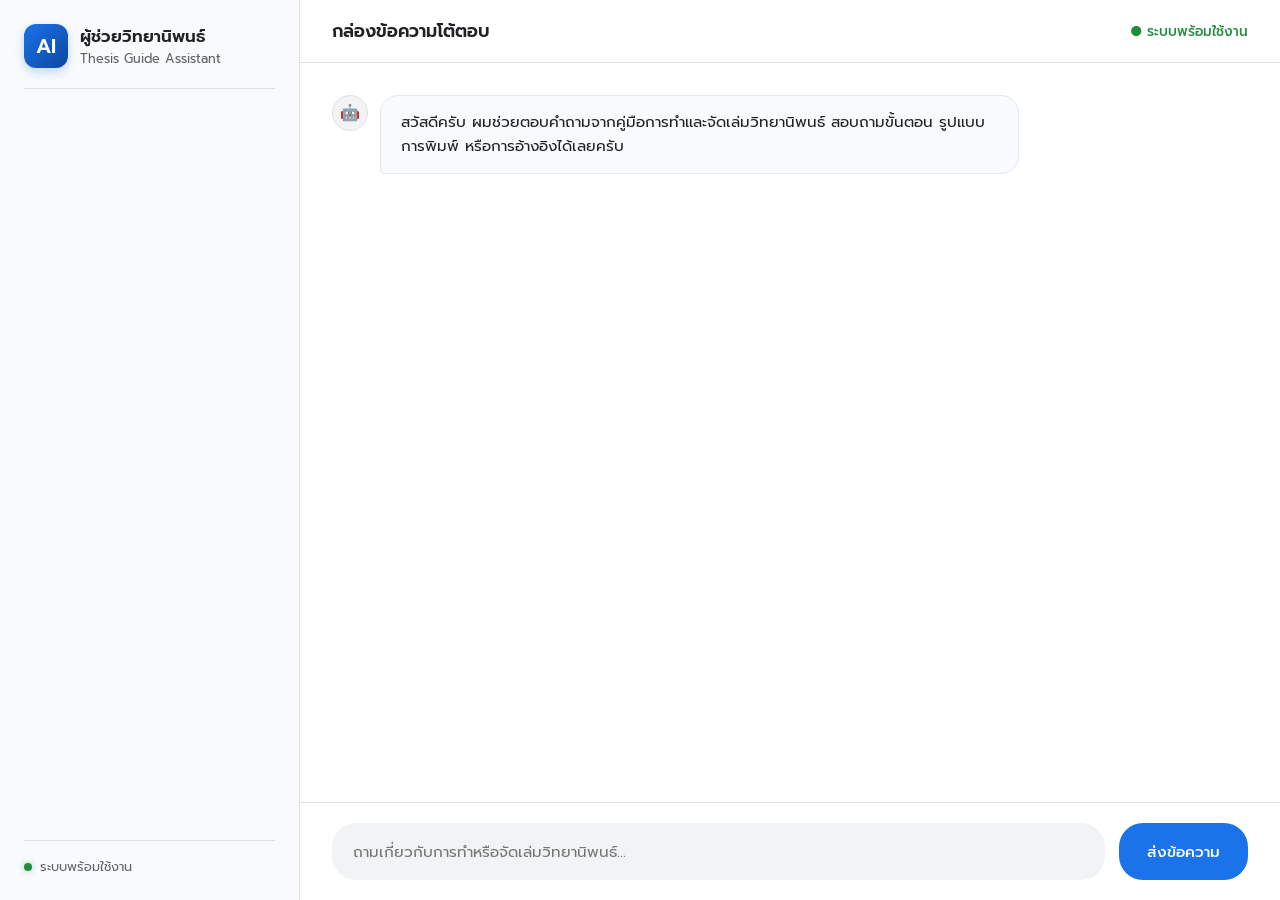
<file: index.html>
<!DOCTYPE html>
<html lang="th">
<head>
  <meta charset="UTF-8">
  <meta name="viewport" content="width=device-width, initial-scale=1.0">
  <title>ผู้ช่วยจัดทำวิทยานิพนธ์</title>
  <!-- Google Fonts: Prompt & Inter -->
  <link rel="preconnect" href="https://fonts.googleapis.com">
  <link rel="preconnect" href="https://fonts.gstatic.com" crossorigin>
  <link href="https://fonts.googleapis.com/css2?family=Inter:wght@400;500;600&family=Prompt:wght@300;400;500;600&display=swap" rel="stylesheet">
  
  <link rel="stylesheet" href="style.css">
</head>
<body>

  <div class="app-layout">
    
    <!-- Sidebar ฝั่งซ้าย: ข้อมูลระบบ -->
    <aside class="sidebar">
      <div>
        <div class="brand-section">
          <div class="brand-icon">AI</div>
          <div class="brand-info">
            <h2>ผู้ช่วยวิทยานิพนธ์</h2>
            <p>Thesis Guide Assistant</p>
          </div>
        </div>
      </div>

      <div class="system-status">
        <span class="status-dot"></span> ระบบพร้อมใช้งาน
      </div>
    </aside>

    <!-- ฝั่งขวา: ห้องแชทขนาดเต็มหน้าจอ -->
    <main class="chat-section">
      <div class="chat-header">
        <div class="chat-header-title">กล่องข้อความโต้ตอบ</div>
        <div style="font-size: 0.85rem; color: var(--success); font-weight: 500;">● ระบบพร้อมใช้งาน</div>
      </div>

      <div class="chat-body" id="chatContainer">
        <div class="msg-wrap bot">
          <div class="msg-avatar">🤖</div>
          <div class="msg-bubble">สวัสดีครับ ผมช่วยตอบคำถามจากคู่มือการทำและจัดเล่มวิทยานิพนธ์ สอบถามขั้นตอน รูปแบบการพิมพ์ หรือการอ้างอิงได้เลยครับ</div>
        </div>
      </div>

      <div class="chat-input-area">
        <div class="input-box">
          <input type="text" id="userInput" placeholder="ถามเกี่ยวกับการทำหรือจัดเล่มวิทยานิพนธ์..." onkeydown="if(event.key==='Enter') sendMessage()">
        </div>
        <button class="send-btn" onclick="sendMessage()">ส่งข้อความ</button>
      </div>
    </main>

  </div>

  <script>
    const chatContainer = document.getElementById('chatContainer');
    const userInput = document.getElementById('userInput');

    // ตัวแปรเก็บประวัติการสนทนาสำหรับคุยต่อเนื่อง
    const conversationHistory = [];

    async function sendMessage() {
      const text = userInput.value.trim();
      if (!text) return;

      // 1. แสดงข้อความฝั่งผู้ใช้บนหน้าจอ
      chatContainer.innerHTML += `
        <div class="msg-wrap user">
          <div class="msg-avatar">👤</div>
          <div class="msg-bubble">${escapeHtml(text)}</div>
        </div>
      `;
      userInput.value = '';
      chatContainer.scrollTop = chatContainer.scrollHeight;

      // 2. แสดงสถานะกำลังคิด (Typing animation)
      const tempId = 'temp-' + Date.now();
      chatContainer.innerHTML += `
        <div class="msg-wrap bot" id="${tempId}">
          <div class="msg-avatar">🤖</div>
          <div class="msg-bubble typing-dots">
            <span></span><span></span><span></span>
          </div>
        </div>
      `;
      chatContainer.scrollTop = chatContainer.scrollHeight;

      try {
        // 3. ส่งคำถามล่าสุด พร้อมประวัติ 6 ข้อความล่าสุดไปยัง Backend
        const response = await fetch('http://localhost:10000/chat', {
          method: 'POST',
          headers: { 'Content-Type': 'application/json' },
          body: JSON.stringify({ 
            message: text,
            history: conversationHistory.slice(-6)
          })
        });

        const data = await response.json();
        const botElement = document.getElementById(tempId);
        if (botElement) {
          const bubble = botElement.querySelector('.msg-bubble');
          bubble.innerText = data.reply;
          bubble.classList.remove('typing-dots');
        }

        // 4. บันทึกบทสนทนาเข้าประวัติ เพื่อใช้เป็นบริบทในรอบถัดไป
        conversationHistory.push({ role: "user", text: text });
        conversationHistory.push({ role: "model", text: data.reply });

      } catch (error) {
        const botElement = document.getElementById(tempId);
        if (botElement) {
          const bubble = botElement.querySelector('.msg-bubble');
          bubble.innerText = "ขออภัยครับ ไม่สามารถเชื่อมต่อกับระบบ Backend ได้ กรุณาตรวจสอบว่าเปิดเซิร์ฟเวอร์ไว้หรือไม่";
          bubble.classList.remove('typing-dots');
        }
      }
      chatContainer.scrollTop = chatContainer.scrollHeight;
    }

    function escapeHtml(string) {
      return String(string).replace(/[&<>"']/g, function (s) {
        return {
          '&': '&amp;',
          '<': '&lt;',
          '>': '&gt;',
          '"': '&quot;',
          "'": '&#39;'
        }[s];
      });
    }
  </script>
</body>
</html>
</file>
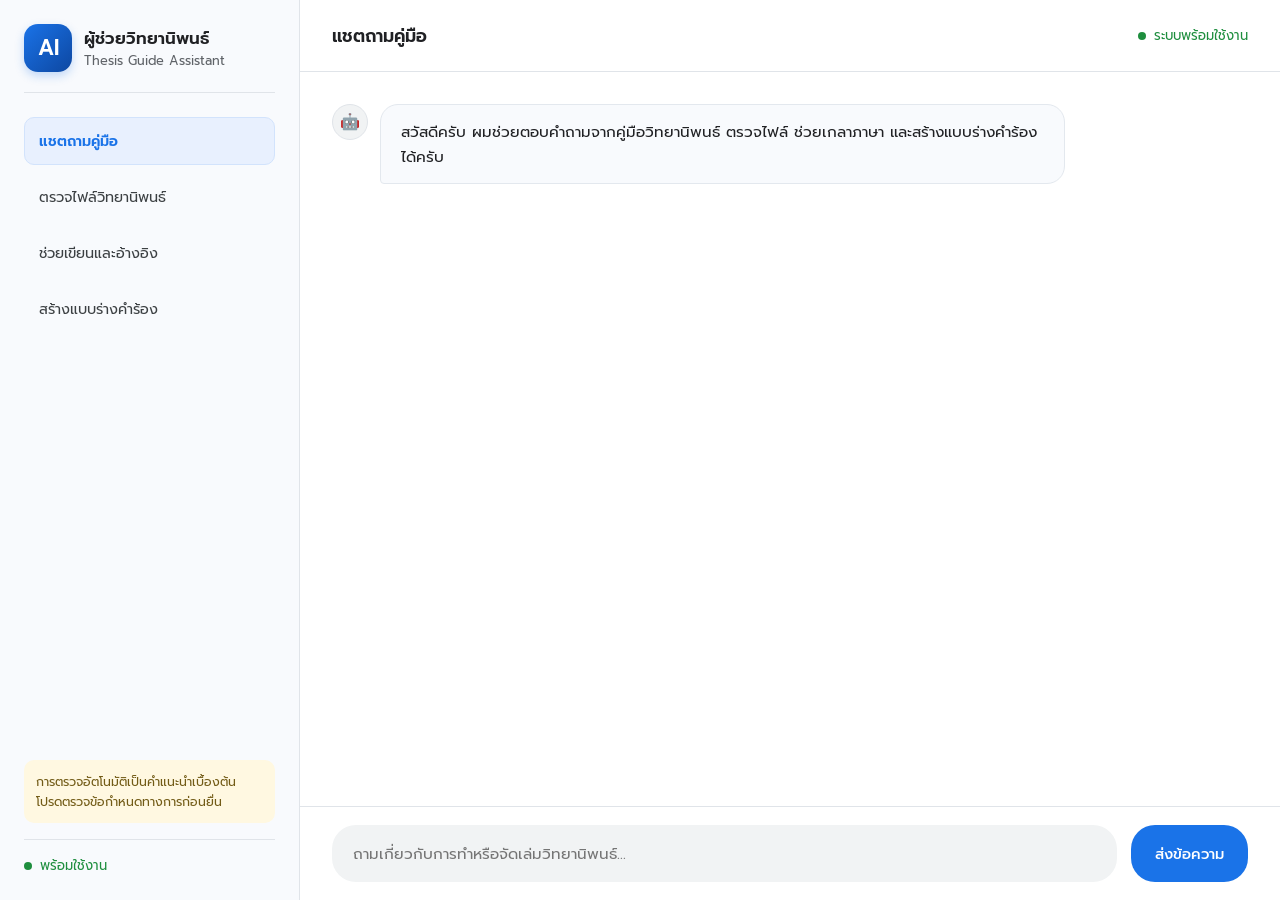
<file: public/index.html>
<!DOCTYPE html>
<html lang="th">
<head>
  <meta charset="UTF-8">
  <meta name="viewport" content="width=device-width, initial-scale=1.0">
  <title>ผู้ช่วยจัดทำวิทยานิพนธ์</title>
  <link rel="preconnect" href="https://fonts.googleapis.com">
  <link rel="preconnect" href="https://fonts.gstatic.com" crossorigin>
  <link href="https://fonts.googleapis.com/css2?family=Inter:wght@400;500;600&family=Prompt:wght@300;400;500;600&display=swap" rel="stylesheet">
  <script src="https://accounts.google.com/gsi/client" async defer></script>
  <link rel="stylesheet" href="style.css">
</head>
<body>
  <div class="app-layout">
    <aside class="sidebar">
      <div class="brand-section">
        <div class="brand-icon">AI</div>
        <div class="brand-info"><h2>ผู้ช่วยวิทยานิพนธ์</h2><p>Thesis Guide Assistant</p></div>
      </div>
      <nav class="tool-nav" aria-label="เครื่องมือ">
        <button class="nav-btn active" data-view="chatView">แชตถามคู่มือ</button>
        <button class="nav-btn" data-view="reviewView">ตรวจไฟล์วิทยานิพนธ์</button>
        <button class="nav-btn" data-view="writingView">ช่วยเขียนและอ้างอิง</button>
        <button class="nav-btn" data-view="formView">สร้างแบบร่างคำร้อง</button>
      </nav>
      <div class="sidebar-note">การตรวจอัตโนมัติเป็นคำแนะนำเบื้องต้น โปรดตรวจข้อกำหนดทางการก่อนยื่น</div>
      <div class="system-status"><span class="status-dot"></span> พร้อมใช้งาน</div>
    </aside>

    <main class="workspace">
      <header class="workspace-header">
        <div class="chat-header-title" id="viewTitle">แชตถามคู่มือ</div>
        <div class="service-status"><span class="status-dot"></span> ระบบพร้อมใช้งาน</div>
      </header>

      <section class="tool-view" id="chatView">
        <div class="chat-body" id="chatContainer">
          <div class="msg-wrap bot"><div class="msg-avatar">🤖</div><div class="msg-bubble">สวัสดีครับ ผมช่วยตอบคำถามจากคู่มือวิทยานิพนธ์ ตรวจไฟล์ ช่วยเกลาภาษา และสร้างแบบร่างคำร้องได้ครับ</div></div>
        </div>
        <div class="chat-input-area">
          <div class="input-box"><input type="text" id="userInput" placeholder="ถามเกี่ยวกับการทำหรือจัดเล่มวิทยานิพนธ์..." autocomplete="off"></div>
          <button class="primary-btn" id="sendChat">ส่งข้อความ</button>
        </div>
      </section>

      <section class="tool-view scroll-view" id="reviewView" hidden>
        <div class="panel-card">
          <h1>ตรวจรูปแบบและโครงสร้าง</h1>
          <p class="help-text">อัปโหลดไฟล์ Word (.docx) หรือ PDF ขนาดไม่เกิน 4.4 MB ระบบจะตรวจระยะขอบ A4 แบบอักษร เลขหน้า หน้าใบรับรอง โครงสร้าง 5 บท และความสอดคล้องของรายการอ้างอิงเบื้องต้น</p>
          <form id="reviewForm" class="stack-form">
            <label class="field-label">ไฟล์วิทยานิพนธ์<input id="documentFile" type="file" accept=".docx,.pdf" required></label>
            <label class="field-label">รูปแบบอ้างอิงที่ต้องการตรวจ
              <select id="citationStyle"><option value="auto">ตรวจจับอัตโนมัติ</option><option value="apa7">APA 7th</option><option value="ieee">IEEE</option></select>
            </label>
            <p class="privacy-note">ไฟล์จะถูกประมวลผลในคำขอนี้ ไม่บันทึกเป็นไฟล์ถาวร ข้อความที่สกัดจะส่งให้ Typhoon เพื่อทำ AI review</p>
            <button class="primary-btn" type="submit">ตรวจเอกสาร</button>
          </form>
          <div id="reviewResult" class="result-box" aria-live="polite" hidden></div>
          <div class="google-connect-card">
            <h2>ตรวจเอกสารจาก Google Docs</h2>
            <p class="help-text">เชื่อมบัญชี Google แล้ววางลิงก์เอกสารที่คุณมีสิทธิ์เข้าถึง ระบบจะนำเนื้อหามาตรวจโครงสร้างและรูปแบบเบื้องต้น</p>
            <div class="google-actions"><button class="secondary-btn" type="button" id="googleConnect">เชื่อมต่อ Google</button><span id="googleStatus" aria-live="polite">ยังไม่ได้เชื่อมต่อ</span></div>
            <label class="field-label">ลิงก์ Google Docs<input id="googleDocUrl" type="url" placeholder="https://docs.google.com/document/d/.../edit"></label>
            <button class="primary-btn" type="button" id="googleImport">นำเข้าและตรวจเอกสาร</button>
          </div>
        </div>
      </section>

      <section class="tool-view scroll-view" id="writingView" hidden>
        <div class="panel-card">
          <h1>ผู้ช่วยงานเขียนเชิงวิชาการ</h1>
          <label class="field-label">เลือกเครื่องมือ
            <select id="writingMode"><option value="paraphrase">เกลาภาษาไทย/อังกฤษ</option><option value="alignment">ตรวจความสอดคล้องงานวิจัย</option><option value="citation">จัดรูปแบบและตรวจรายการอ้างอิง</option></select>
          </label>
          <form id="writingForm" class="stack-form">
            <div id="paraphraseFields">
              <label class="field-label">ข้อความที่ต้องการปรับ<textarea id="writingText" rows="8" placeholder="วางข้อความที่ต้องการปรับเป็นภาษาเชิงวิชาการ"></textarea></label>
            </div>
            <div id="alignmentFields" hidden>
              <label class="field-label">ชื่อเรื่อง<textarea id="researchTitle" rows="2"></textarea></label>
              <label class="field-label">วัตถุประสงค์<textarea id="researchObjectives" rows="3"></textarea></label>
              <label class="field-label">สมมติฐาน<textarea id="researchHypotheses" rows="3" placeholder="เว้นว่างได้ หากไม่มีสมมติฐาน"></textarea></label>
              <label class="field-label">สถิติที่ใช้<textarea id="researchStatistics" rows="2"></textarea></label>
            </div>
            <div id="citationFields" hidden>
              <label class="field-label">รูปแบบเป้าหมาย<select id="writingCitationStyle"><option value="apa7">APA 7th</option><option value="ieee">IEEE</option></select></label>
              <label class="field-label">ข้อความอ้างอิง/บรรณานุกรม<textarea id="citationText" rows="8" placeholder="วางการอ้างอิงในเนื้อหาและรายการท้ายเล่ม"></textarea></label>
            </div>
            <button class="primary-btn" type="submit">ให้ AI ช่วยตรวจ</button>
          </form>
          <div id="writingResult" class="result-box" aria-live="polite" hidden></div>
        </div>
      </section>

      <section class="tool-view scroll-view" id="formView" hidden>
        <div class="panel-card">
          <h1>ตัวช่วยสร้างคำร้อง</h1>
          <p class="warning-note">สร้างเป็นเอกสารร่างสำหรับนำข้อมูลไปกรอกในแบบฟอร์มทางการ ไม่ใช่แบบฟอร์มที่มหาวิทยาลัยรับรอง</p>
          <div class="wizard-progress" id="wizardProgress"></div>
          <form id="formWizard" class="stack-form">
            <div id="wizardQuestion"></div>
            <div class="wizard-actions"><button class="secondary-btn" id="wizardBack" type="button">ย้อนกลับ</button><button class="primary-btn" id="wizardNext" type="submit">ถัดไป</button></div>
          </form>
          <div id="formResult" class="result-box" aria-live="polite" hidden></div>
        </div>
      </section>
    </main>
  </div>

  <script>
    const apiBase = window.location.protocol === 'file:' ? 'http://localhost:10000' : '';
    const apiUrl = (path) => `${apiBase}${path}`;
    const conversationHistory = [];
    const chatContainer = document.getElementById('chatContainer');
    const userInput = document.getElementById('userInput');

    document.querySelectorAll('.nav-btn').forEach((button) => button.addEventListener('click', () => {
      document.querySelectorAll('.nav-btn').forEach((item) => item.classList.toggle('active', item === button));
      document.querySelectorAll('.tool-view').forEach((view) => { view.hidden = view.id !== button.dataset.view; });
      document.getElementById('viewTitle').textContent = button.textContent;
    }));

    function addMessage(role, text) {
      const wrap = document.createElement('div');
      wrap.className = `msg-wrap ${role}`;
      const avatar = document.createElement('div');
      avatar.className = 'msg-avatar';
      avatar.textContent = role === 'user' ? '👤' : '🤖';
      const bubble = document.createElement('div');
      bubble.className = 'msg-bubble';
      bubble.textContent = text;
      wrap.append(avatar, bubble);
      chatContainer.append(wrap);
      chatContainer.scrollTop = chatContainer.scrollHeight;
      return bubble;
    }

    async function sendMessage() {
      const text = userInput.value.trim();
      if (!text) return;
      userInput.value = '';
      addMessage('user', text);
      const bubble = addMessage('bot', 'กำลังค้นข้อมูลในคู่มือ...');
      try {
        const response = await fetch(apiUrl('/chat'), {
          method: 'POST', headers: { 'Content-Type': 'application/json' },
          body: JSON.stringify({ message: text, history: conversationHistory.slice(-6) })
        });
        const data = await response.json();
        if (!response.ok) throw new Error(data.detail || 'ส่งคำถามไม่สำเร็จ');
        bubble.textContent = data.reply || 'ไม่พบคำตอบ';
        conversationHistory.push({ role: 'user', text }, { role: 'model', text: data.reply || '' });
      } catch (error) {
        bubble.textContent = `เชื่อมต่อระบบไม่ได้: ${error.message} — เปิด backend ที่ http://localhost:10000 แล้วลองใหม่`;
      }
    }
    document.getElementById('sendChat').addEventListener('click', sendMessage);
    userInput.addEventListener('keydown', (event) => { if (event.key === 'Enter') sendMessage(); });

    function showBusy(element, message) { element.hidden = false; element.textContent = message; }
    function addCheckList(parent, title, checks) {
      const heading = document.createElement('h3'); heading.textContent = title; parent.append(heading);
      const list = document.createElement('ul'); list.className = 'check-list';
      checks.forEach((check) => {
        const item = document.createElement('li');
        const status = document.createElement('strong');
        status.className = `check-status ${check.status}`;
        status.textContent = check.status === 'pass' || check.status === 'found' ? 'ผ่าน/พบ' : 'ควรตรวจ';
        const detail = document.createElement('span');
        detail.textContent = `${check.name}: ${check.detail || check.status}`;
        item.append(status, detail); list.append(item);
      });
      parent.append(list);
    }
    function renderReview(report) {
      const result = document.getElementById('reviewResult');
      result.replaceChildren(); result.hidden = false;
      const title = document.createElement('h2'); title.textContent = `ผลตรวจ: ${report.filename}`; result.append(title);
      const meta = document.createElement('p'); meta.textContent = `${report.file_type} · ${report.extracted_characters.toLocaleString()} ตัวอักษร · ${report.metadata.page_count ?? report.metadata.page_count_note}`; result.append(meta);
      addCheckList(result, 'รูปแบบเอกสาร', report.format_checks);
      addCheckList(result, 'โครงสร้าง 5 บท', report.outline_audit.chapters);
      addCheckList(result, 'องค์ประกอบที่ควรมี', report.outline_audit.elements);
      const citation = document.createElement('pre'); citation.textContent = `ตรวจอ้างอิง (${report.citation_audit.style.toUpperCase()}):\n${JSON.stringify(report.citation_audit, null, 2)}`; result.append(citation);
      const aiHeading = document.createElement('h3'); aiHeading.textContent = 'ข้อสังเกตจาก AI'; result.append(aiHeading);
      const ai = document.createElement('pre'); ai.textContent = report.ai_review || 'ไม่มีผลวิเคราะห์จาก AI'; result.append(ai);
      const privacy = document.createElement('p'); privacy.className = 'privacy-note'; privacy.textContent = report.privacy_note; result.append(privacy);
    }

    document.getElementById('reviewForm').addEventListener('submit', async (event) => {
      event.preventDefault();
      const file = document.getElementById('documentFile').files[0];
      const result = document.getElementById('reviewResult');
      if (!file) return;
      if (file.size > 4400000) { showBusy(result, 'ไฟล์ต้องมีขนาดไม่เกิน 4.4 MB'); return; }
      showBusy(result, 'กำลังอ่านไฟล์และตรวจรูปแบบ...');
      const form = new FormData();
      form.append('file', file);
      form.append('citation_style', document.getElementById('citationStyle').value);
      try {
        const response = await fetch(apiUrl('/api/document-review'), { method: 'POST', body: form });
        const data = await response.json();
        if (!response.ok) throw new Error(data.detail || 'ตรวจไฟล์ไม่สำเร็จ');
        renderReview(data);
      } catch (error) { showBusy(result, `ตรวจไฟล์ไม่สำเร็จ: ${error.message}`); }
    });

    const writingMode = document.getElementById('writingMode');
    function updateWritingFields() {
      const mode = writingMode.value;
      document.getElementById('paraphraseFields').hidden = mode !== 'paraphrase';
      document.getElementById('alignmentFields').hidden = mode !== 'alignment';
      document.getElementById('citationFields').hidden = mode !== 'citation';
    }
    writingMode.addEventListener('change', updateWritingFields);
    document.getElementById('writingForm').addEventListener('submit', async (event) => {
      event.preventDefault();
      const mode = writingMode.value;
      const result = document.getElementById('writingResult');
      const payload = { mode };
      if (mode === 'paraphrase') payload.text = document.getElementById('writingText').value;
      if (mode === 'alignment') Object.assign(payload, {
        title: document.getElementById('researchTitle').value,
        objectives: document.getElementById('researchObjectives').value,
        hypotheses: document.getElementById('researchHypotheses').value,
        statistics: document.getElementById('researchStatistics').value
      });
      if (mode === 'citation') Object.assign(payload, {
        citation_style: document.getElementById('writingCitationStyle').value,
        citation_text: document.getElementById('citationText').value
      });
      showBusy(result, 'กำลังวิเคราะห์...');
      try {
        const response = await fetch(apiUrl('/api/academic-writing'), {
          method: 'POST', headers: { 'Content-Type': 'application/json' }, body: JSON.stringify(payload)
        });
        const data = await response.json();
        if (!response.ok) throw new Error(data.detail || 'วิเคราะห์ไม่สำเร็จ');
        showBusy(result, data.reply);
        const exportButton = document.createElement('button');
        exportButton.className = 'secondary-btn export-google-btn'; exportButton.textContent = 'บันทึกผลลัพธ์เป็น Google Docs';
        exportButton.addEventListener('click', () => exportToGoogleDocs(data.reply, 'ผลจากผู้ช่วยงานเขียนวิทยานิพนธ์'));
        result.append(document.createElement('br'), exportButton);
      } catch (error) { showBusy(result, `ทำรายการไม่สำเร็จ: ${error.message}`); }
    });

    let googleAccessToken = '';
    let googleTokenClient = null;
    let googleTokenResolver = null;
    async function getGoogleTokenClient() {
      if (googleTokenClient) return googleTokenClient;
      const response = await fetch(apiUrl('/api/google/config'));
      const config = await response.json();
      if (!config.client_id) throw new Error('ผู้ดูแลระบบต้องกำหนด GOOGLE_CLIENT_ID ก่อนใช้งาน');
      if (!window.google?.accounts?.oauth2) throw new Error('โหลดระบบเข้าสู่ระบบ Google ไม่สำเร็จ โปรดลองใหม่');
      googleTokenClient = window.google.accounts.oauth2.initTokenClient({
        client_id: config.client_id,
        scope: 'https://www.googleapis.com/auth/documents.readonly https://www.googleapis.com/auth/drive.file',
        callback: (tokenResponse) => {
          if (tokenResponse.error) {
            document.getElementById('googleStatus').textContent = 'เชื่อมต่อไม่สำเร็จ';
            googleTokenResolver?.(new Error('การอนุญาต Google ไม่สำเร็จ'));
          } else {
            googleAccessToken = tokenResponse.access_token;
            document.getElementById('googleStatus').textContent = 'เชื่อมต่อแล้ว (เก็บ token ไว้ในหน้านี้ชั่วคราว)';
            googleTokenResolver?.();
          }
          googleTokenResolver = null;
        }
      });
      return googleTokenClient;
    }
    async function connectGoogle() {
      if (googleAccessToken) return;
      const client = await getGoogleTokenClient();
      await new Promise((resolve, reject) => {
        googleTokenResolver = (error) => error ? reject(error) : resolve();
        client.requestAccessToken({ prompt: 'consent' });
      });
    }
    document.getElementById('googleConnect').addEventListener('click', () => connectGoogle().catch((error) => {
      document.getElementById('googleStatus').textContent = error.message;
    }));
    document.getElementById('googleImport').addEventListener('click', async () => {
      const url = document.getElementById('googleDocUrl').value.trim();
      const result = document.getElementById('reviewResult');
      if (!url) { showBusy(result, 'กรุณาวางลิงก์ Google Docs ก่อน'); return; }
      if (!googleAccessToken) {
        try { await connectGoogle(); }
        catch (error) { showBusy(result, `เชื่อมต่อ Google ไม่สำเร็จ: ${error.message}`); return; }
      }
      showBusy(result, 'กำลังนำเข้าเนื้อหาจาก Google Docs และตรวจเอกสาร...');
      try {
        const response = await fetch(apiUrl('/api/google/import'), {
          method: 'POST', headers: { 'Content-Type': 'application/json' },
          body: JSON.stringify({ access_token: googleAccessToken, document_url: url })
        });
        const data = await response.json();
        if (response.status === 401) { googleAccessToken = ''; throw new Error('สิทธิ์หมดอายุหรือไม่ได้รับอนุญาต กรุณาเชื่อม Google อีกครั้ง'); }
        if (!response.ok) throw new Error(data.detail || 'นำเข้าเอกสารไม่สำเร็จ');
        renderReview(data);
      } catch (error) { showBusy(result, `นำเข้า Google Docs ไม่สำเร็จ: ${error.message}`); }
    });
    async function exportToGoogleDocs(text, title) {
      try {
        if (!googleAccessToken) await connectGoogle();
        const response = await fetch(apiUrl('/api/google/export'), {
          method: 'POST', headers: { 'Content-Type': 'application/json' },
          body: JSON.stringify({ access_token: googleAccessToken, text, title })
        });
        const data = await response.json();
        if (response.status === 401) googleAccessToken = '';
        if (!response.ok) throw new Error(data.detail || 'สร้าง Google Docs ไม่สำเร็จ');
        const link = document.createElement('a'); link.href = data.url; link.target = '_blank'; link.rel = 'noopener noreferrer'; link.textContent = `เปิดเอกสาร: ${data.title}`;
        const result = document.getElementById('writingResult'); result.append(document.createElement('br'), link);
      } catch (error) { const result = document.getElementById('writingResult'); const note = document.createElement('p'); note.textContent = `บันทึก Google Docs ไม่สำเร็จ: ${error.message}`; result.append(note); }
    }

    const wizardFields = [
      { key: 'form_type', title: 'เลือกประเภทคำร้อง', type: 'select', options: [
        ['advisor', 'แต่งตั้ง/เปลี่ยนอาจารย์ที่ปรึกษา'], ['topic_exam', 'ขอสอบหัวข้อวิทยานิพนธ์'],
        ['progress_exam', 'ขอสอบความก้าวหน้า'], ['defense_exam', 'ขอสอบป้องกันวิทยานิพนธ์'], ['submit_thesis', 'ขอส่งเล่มฉบับสมบูรณ์']
      ]},
      { key: 'student_name', title: 'ชื่อและนามสกุล', placeholder: 'กรอกชื่อผู้ยื่นคำร้อง' },
      { key: 'student_id', title: 'รหัสนักศึกษา' },
      { key: 'program', title: 'หลักสูตรและสาขาวิชา' },
      { key: 'thesis_title', title: 'ชื่อวิทยานิพนธ์', type: 'textarea' },
      { key: 'advisor', title: 'อาจารย์ที่ปรึกษา' },
      { key: 'request_date', title: 'วันที่ยื่นคำร้อง', type: 'date' },
      { key: 'request_detail', title: 'รายละเอียดหรือเหตุผลประกอบ', type: 'textarea' }
    ];
    const wizardValues = {};
    let wizardStep = 0;
    const wizardForm = document.getElementById('formWizard');
    function renderWizardField() {
      const field = wizardFields[wizardStep];
      const holder = document.getElementById('wizardQuestion'); holder.replaceChildren();
      const label = document.createElement('label'); label.className = 'field-label'; label.textContent = field.title;
      let input;
      if (field.type === 'select') {
        input = document.createElement('select');
        field.options.forEach(([value, text]) => { const option = document.createElement('option'); option.value = value; option.textContent = text; input.append(option); });
      } else if (field.type === 'textarea') { input = document.createElement('textarea'); input.rows = 4; }
      else { input = document.createElement('input'); input.type = field.type || 'text'; }
      input.id = 'wizardCurrent'; input.required = field.key === 'form_type' || field.key === 'student_name' || field.key === 'student_id';
      input.value = wizardValues[field.key] || '';
      if (field.placeholder) input.placeholder = field.placeholder;
      label.append(input); holder.append(label);
      document.getElementById('wizardProgress').textContent = `คำถาม ${wizardStep + 1} จาก ${wizardFields.length}`;
      document.getElementById('wizardBack').disabled = wizardStep === 0;
      document.getElementById('wizardNext').textContent = wizardStep === wizardFields.length - 1 ? 'สร้างแบบร่าง' : 'ถัดไป';
    }
    renderWizardField();
    document.getElementById('wizardBack').addEventListener('click', () => {
      wizardValues[wizardFields[wizardStep].key] = document.getElementById('wizardCurrent').value;
      wizardStep = Math.max(0, wizardStep - 1); renderWizardField();
    });
    wizardForm.addEventListener('submit', async (event) => {
      event.preventDefault();
      wizardValues[wizardFields[wizardStep].key] = document.getElementById('wizardCurrent').value;
      if (wizardStep < wizardFields.length - 1) { wizardStep += 1; renderWizardField(); return; }
      const result = document.getElementById('formResult'); showBusy(result, 'กำลังสร้างไฟล์แบบร่าง...');
      try {
        const response = await fetch(apiUrl('/api/forms/generate'), {
          method: 'POST', headers: { 'Content-Type': 'application/json' }, body: JSON.stringify(wizardValues)
        });
        if (!response.ok) { const error = await response.json(); throw new Error(error.detail || 'สร้างไฟล์ไม่สำเร็จ'); }
        const blob = await response.blob(); const url = URL.createObjectURL(blob);
        const link = document.createElement('a'); link.href = url; link.download = 'thesis-request-draft.docx'; link.textContent = 'ดาวน์โหลดแบบร่างคำร้อง (.docx)';
        result.replaceChildren(); result.hidden = false; result.append(link);
        const note = document.createElement('p'); note.textContent = 'โปรดตรวจและนำข้อมูลไปกรอกในแบบฟอร์มทางการก่อนยื่น'; result.append(note);
      } catch (error) { showBusy(result, `สร้างเอกสารไม่สำเร็จ: ${error.message}`); }
    });
  </script>
</body>
</html>
</file>
<file: style.css>
:root {
  --primary: #1a73e8;
  --primary-hover: #1557b0;
  --primary-light: #e8f0fe;
  --bg-main: #ffffff;
  --text-main: #202124;
  --text-muted: #5f6368;
  --border-color: #e0e0e0;
  --success: #1e8e3e;
}

* {
  box-sizing: border-box;
  margin: 0;
  padding: 0;
  font-family: 'Prompt', 'Inter', sans-serif;
}

/* ตั้งค่าให้เต็มจอ 100% ไม่มีขอบว่าง */
html, body {
  width: 100%;
  height: 100%;
  overflow: hidden;
  background-color: var(--bg-main);
  color: var(--text-main);
}

.app-layout {
  width: 100vw;
  height: 100vh;
  display: flex;
  overflow: hidden;
}

/* Sidebar ฝั่งซ้าย ปรับให้กระชับและคลีนขึ้น */
.sidebar {
  width: 300px;
  background: #f8fafd;
  border-right: 1px solid var(--border-color);
  padding: 24px;
  display: flex;
  flex-direction: column;
  justify-content: space-between;
  flex-shrink: 0;
}

.brand-section {
  display: flex;
  align-items: center;
  gap: 12px;
  padding-bottom: 20px;
  border-bottom: 1px solid var(--border-color);
}

.brand-icon {
  width: 44px;
  height: 44px;
  background: linear-gradient(135deg, #1a73e8, #0d47a1);
  border-radius: 12px;
  display: flex;
  align-items: center;
  justify-content: center;
  color: white;
  font-size: 20px;
  font-weight: 600;
  box-shadow: 0 4px 10px rgba(26, 115, 232, 0.25);
}

.brand-info h2 {
  font-size: 1.05rem;
  font-weight: 600;
  color: var(--text-main);
}

.brand-info p {
  font-size: 0.8rem;
  color: var(--text-muted);
}

.section-title {
  font-size: 0.85rem;
  font-weight: 600;
  color: var(--text-muted);
  margin-bottom: 12px;
}

/* คำถามแนะนำ */
.quick-questions {
  display: flex;
  flex-direction: column;
  gap: 10px;
  margin-bottom: auto;
  margin-top: 24px;
}

.quick-btn {
  text-align: left;
  background: #ffffff;
  border: 1px solid #d2e3fc;
  color: var(--primary);
  padding: 12px 14px;
  border-radius: 10px;
  font-size: 0.88rem;
  cursor: pointer;
  transition: all 0.2s ease;
  line-height: 1.4;
  box-shadow: 0 1px 3px rgba(0,0,0,0.02);
}

.quick-btn:hover {
  background: var(--primary-light);
  border-color: var(--primary);
  transform: translateX(2px);
}

.system-status {
  padding-top: 16px;
  border-top: 1px solid var(--border-color);
  font-size: 0.8rem;
  color: var(--text-muted);
  display: flex;
  align-items: center;
  gap: 8px;
}

.status-dot {
  width: 8px;
  height: 8px;
  background-color: var(--success);
  border-radius: 50%;
  box-shadow: 0 0 6px rgba(30, 142, 62, 0.4);
}

/* ฝั่งขวา: ห้องแชทสนทนาเต็มหน้าจอ */
.chat-section {
  flex: 1;
  display: flex;
  flex-direction: column;
  background: #ffffff;
  height: 100vh;
}

.chat-header {
  padding: 18px 32px;
  border-bottom: 1px solid var(--border-color);
  display: flex;
  justify-content: space-between;
  align-items: center;
  background: #ffffff;
}

.chat-header-title {
  font-size: 1.1rem;
  font-weight: 600;
  color: var(--text-main);
}

.chat-body {
  flex: 1;
  padding: 32px;
  overflow-y: auto;
  display: flex;
  flex-direction: column;
  gap: 20px;
}

.msg-wrap {
  display: flex;
  gap: 12px;
  max-width: 75%;
}

.msg-wrap.user {
  align-self: flex-end;
  flex-direction: row-reverse;
}

.msg-wrap.bot {
  align-self: flex-start;
}

.msg-avatar {
  width: 36px;
  height: 36px;
  border-radius: 50%;
  display: flex;
  align-items: center;
  justify-content: center;
  font-size: 16px;
  flex-shrink: 0;
}

.user .msg-avatar {
  background: var(--primary);
  color: white;
}

.bot .msg-avatar {
  background: #f1f3f4;
  color: var(--text-main);
  border: 1px solid var(--border-color);
}

.msg-bubble {
  padding: 14px 20px;
  border-radius: 18px;
  font-size: 0.95rem;
  line-height: 1.6;
  white-space: pre-wrap;
  word-wrap: break-word;
}

.user .msg-bubble {
  background: var(--primary);
  color: white;
  border-bottom-right-radius: 4px;
}

.bot .msg-bubble {
  background: #f8fafd;
  color: var(--text-main);
  border: 1px solid #e3e8ee;
  border-bottom-left-radius: 4px;
}

/* แถบพิมพ์ข้อความด้านล่าง */
.chat-input-area {
  padding: 20px 32px;
  border-top: 1px solid var(--border-color);
  background: #ffffff;
  display: flex;
  gap: 14px;
}

.input-box {
  flex: 1;
  display: flex;
  background: #f1f3f4;
  border: 1px solid transparent;
  border-radius: 24px;
  padding: 6px 20px;
  align-items: center;
  transition: all 0.2s;
}

.input-box:focus-within {
  background: #ffffff;
  border-color: var(--primary);
  box-shadow: 0 0 0 2px rgba(26, 115, 232, 0.15);
}

.input-box input {
  flex: 1;
  border: none;
  background: transparent;
  outline: none;
  font-size: 0.95rem;
  padding: 10px 0;
}

.send-btn {
  background: var(--primary);
  color: white;
  border: none;
  border-radius: 24px;
  padding: 0 28px;
  font-size: 0.95rem;
  font-weight: 500;
  cursor: pointer;
  transition: background 0.2s;
}

.send-btn:hover {
  background: var(--primary-hover);
}

/* จุดกำลังพิมพ์ */
.typing-dots span {
  display: inline-block;
  width: 6px;
  height: 6px;
  background: #9aa0a6;
  border-radius: 50%;
  margin-right: 4px;
  animation: blink 1.4s infinite both;
}
.typing-dots span:nth-child(2) { animation-delay: .2s; }
.typing-dots span:nth-child(3) { animation-delay: .4s; }

@keyframes blink {
  0% { opacity: .2; }
  20% { opacity: 1; }
  100% { opacity: .2; }
}
</file>
<file: public/style.css>
:root { --primary:#1a73e8; --primary-hover:#1557b0; --primary-light:#e8f0fe; --bg:#fff; --text:#202124; --muted:#5f6368; --border:#e0e4e9; --success:#1e8e3e; }
* { box-sizing:border-box; margin:0; font-family:'Prompt','Inter',sans-serif; }
html,body { width:100%; min-height:100%; background:var(--bg); color:var(--text); }
body { overflow:hidden; }
button,input,textarea,select { font:inherit; }
button { cursor:pointer; }
.app-layout { width:100vw; height:100vh; display:flex; overflow:hidden; }
.sidebar { width:300px; background:#f8fafd; border-right:1px solid var(--border); padding:24px; display:flex; flex-direction:column; flex-shrink:0; }
.brand-section { display:flex; align-items:center; gap:12px; padding-bottom:20px; border-bottom:1px solid var(--border); }
.brand-icon { width:48px; height:48px; flex-shrink:0; background:linear-gradient(135deg,#1a73e8,#0d47a1); border-radius:14px; display:grid; place-items:center; color:white; font-size:21px; font-weight:600; box-shadow:0 4px 10px #1a73e840; }
.brand-info h2 { font-size:1.05rem; font-weight:600; }.brand-info p { font-size:.8rem; color:var(--muted); }
.tool-nav { display:grid; gap:8px; margin:24px 0; }
.nav-btn { border:1px solid transparent; border-radius:10px; background:transparent; color:#3c4043; text-align:left; padding:12px 14px; font-size:.9rem; }
.nav-btn:hover { background:#edf3fc; }.nav-btn.active { color:var(--primary); background:var(--primary-light); border-color:#d2e3fc; font-weight:600; }
.sidebar-note { margin-top:auto; margin-bottom:16px; padding:12px; border-radius:10px; background:#fff8e1; color:#725b16; font-size:.78rem; line-height:1.55; }
.system-status,.service-status { color:var(--success); display:flex; align-items:center; gap:8px; font-size:.82rem; }.system-status { padding-top:16px; border-top:1px solid var(--border); }.status-dot { width:8px; height:8px; background:var(--success); border-radius:50%; }
.workspace { min-width:0; flex:1; display:flex; flex-direction:column; height:100vh; }
.workspace-header { min-height:72px; padding:16px 32px; border-bottom:1px solid var(--border); display:flex; align-items:center; justify-content:space-between; background:white; }.chat-header-title { font-size:1.1rem; font-weight:600; }
.tool-view { min-height:0; flex:1; display:flex; flex-direction:column; }.tool-view[hidden], [hidden] { display:none!important; }.scroll-view { overflow:auto; padding:32px; background:#fbfcfe; }
.chat-body { flex:1; padding:32px; overflow-y:auto; display:flex; flex-direction:column; gap:20px; }.msg-wrap { display:flex; gap:12px; max-width:80%; }.msg-wrap.user { align-self:flex-end; flex-direction:row-reverse; }.msg-wrap.bot { align-self:flex-start; }.msg-avatar { width:36px; height:36px; border-radius:50%; display:grid; place-items:center; flex-shrink:0; background:#f1f3f4; border:1px solid var(--border); }.user .msg-avatar { background:var(--primary); color:white; }.msg-bubble { padding:14px 20px; border-radius:18px; font-size:.95rem; line-height:1.65; white-space:pre-wrap; overflow-wrap:anywhere; }.user .msg-bubble { background:var(--primary); color:white; border-bottom-right-radius:4px; }.bot .msg-bubble { background:#f8fafd; border:1px solid #e3e8ee; border-bottom-left-radius:4px; }
.chat-input-area { padding:18px 32px; border-top:1px solid var(--border); display:flex; gap:14px; background:white; }.input-box { flex:1; display:flex; background:#f1f3f4; border:1px solid transparent; border-radius:24px; padding:6px 20px; align-items:center; }.input-box:focus-within { background:white; border-color:var(--primary); box-shadow:0 0 0 2px #1a73e826; }.input-box input { width:100%; border:0; background:transparent; outline:0; font-size:.95rem; padding:10px 0; }
.primary-btn,.secondary-btn { border:0; border-radius:24px; padding:12px 24px; font-size:.92rem; font-weight:500; }.primary-btn { background:var(--primary); color:white; }.primary-btn:hover { background:var(--primary-hover); }.primary-btn:disabled,.secondary-btn:disabled { opacity:.5; cursor:not-allowed; }.secondary-btn { color:#3c4043; background:#eef1f5; }
.panel-card { width:min(900px,100%); margin:0 auto; padding:28px; background:white; border:1px solid var(--border); border-radius:16px; box-shadow:0 4px 18px #26364b0a; }.panel-card h1 { font-size:1.35rem; margin-bottom:10px; }.panel-card h2 { font-size:1.12rem; margin:20px 0 8px; }.panel-card h3 { font-size:1rem; margin:18px 0 8px; }.help-text,.warning-note { color:var(--muted); line-height:1.65; margin-bottom:18px; }.warning-note { color:#725b16; background:#fff8e1; border-radius:9px; padding:12px; }
.stack-form { display:grid; gap:16px; margin-top:18px; }.field-label { display:grid; gap:8px; font-size:.9rem; font-weight:500; }.field-label input:not([type=file]),.field-label textarea,.field-label select { width:100%; border:1px solid #cbd2da; border-radius:9px; background:#fff; padding:11px 12px; color:var(--text); outline:none; }.field-label input:focus,.field-label textarea:focus,.field-label select:focus { border-color:var(--primary); box-shadow:0 0 0 3px #1a73e81a; }.field-label textarea { resize:vertical; line-height:1.6; }.field-label input[type=file] { padding:12px; border:1px dashed #aeb8c4; border-radius:9px; background:#fbfcfe; }
.privacy-note { color:var(--muted); font-size:.8rem; line-height:1.55; }.result-box { margin-top:22px; padding:18px; border:1px solid var(--border); border-radius:12px; background:#f8fafd; line-height:1.65; white-space:pre-wrap; overflow-wrap:anywhere; }.result-box pre { white-space:pre-wrap; overflow-wrap:anywhere; font:inherit; margin-top:8px; }.check-list { list-style:none; display:grid; gap:8px; }.check-list li { display:flex; gap:10px; align-items:flex-start; padding:9px 0; border-bottom:1px solid #e9edf2; }.check-status { flex-shrink:0; min-width:74px; font-size:.78rem; }.check-status.pass,.check-status.found { color:var(--success); }.check-status.fail,.check-status.review,.check-status.missing { color:#b06000; }.wizard-progress { color:var(--primary); font-weight:600; margin:18px 0 8px; }.wizard-actions { display:flex; justify-content:space-between; gap:12px; }.result-box a { color:var(--primary); font-weight:600; }
.google-connect-card { display:grid; gap:14px; margin-top:26px; padding:20px; border:1px solid #d9e2ef; border-radius:12px; background:#fbfcff; }.google-connect-card h2 { margin:0; }.google-connect-card .help-text { margin:0; }.google-actions { display:flex; align-items:center; flex-wrap:wrap; gap:12px; }.google-actions span { color:var(--muted); font-size:.82rem; }.export-google-btn { margin-top:10px; }
@media(max-width:760px) { body { overflow:auto; }.app-layout { height:100dvh; flex-direction:column; }.sidebar { width:100%; padding:12px 16px 8px; border-right:0; border-bottom:1px solid var(--border); }.brand-section { padding-bottom:10px; }.brand-icon { width:40px; height:40px; }.tool-nav { display:flex; overflow-x:auto; margin:10px 0 0; gap:6px; }.nav-btn { white-space:nowrap; padding:9px 11px; font-size:.8rem; }.sidebar-note,.sidebar .system-status { display:none; }.workspace { height:auto; min-height:0; flex:1; }.workspace-header { min-height:56px; padding:12px 16px; }.service-status { font-size:.72rem; }.scroll-view { padding:16px; }.panel-card { padding:19px; }.chat-body { padding:18px 14px; }.msg-wrap { max-width:94%; }.msg-bubble { padding:12px 14px; }.chat-input-area { padding:12px; gap:8px; }.chat-input-area .primary-btn { padding:10px 14px; }.wizard-actions .primary-btn,.wizard-actions .secondary-btn { padding:10px 16px; } }
</file>
